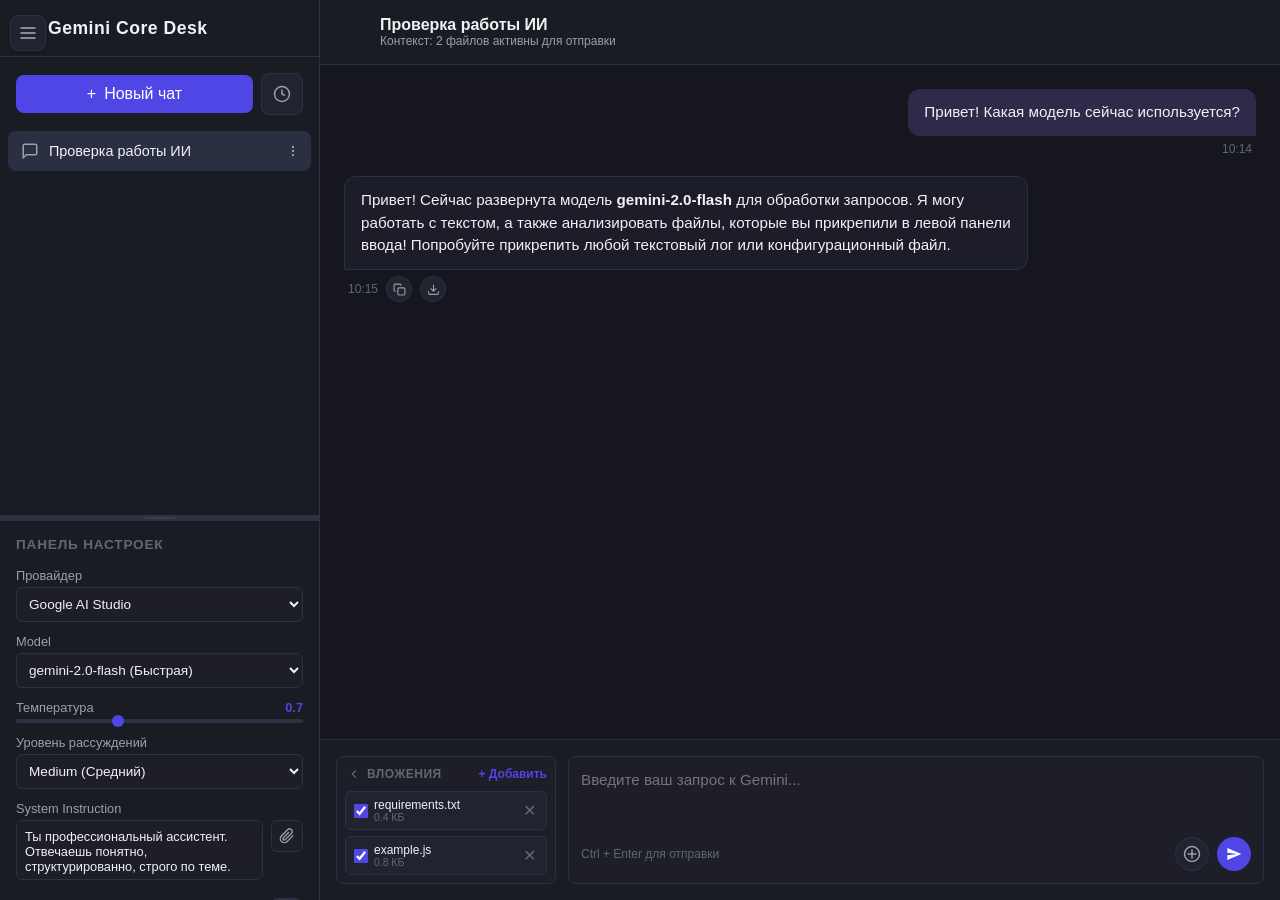
<file: index.html>
<!doctype html>
<html lang="ru">
  <head>
    <meta charset="UTF-8" />
    <meta name="viewport" content="width=device-width, initial-scale=1.0" />
    <title>AI Studio Desktop Interface</title>
    <link rel="icon" href="data:," />

    <!-- ==========================================
         ЕДИНАЯ ТОЧКА ПОДКЛЮЧЕНИЯ СТИЛЕЙ
         @import в style.css импортирует:
           - variables.css  (переменные и темы)
           - base.css       (сброс и база)
           - layout.css     (структура макета)
           - components.css (все компоненты)
         ========================================== -->
    <link rel="stylesheet" href="frontend/css/style.css" />
  </head>
  <body>
    <!-- ==========================================
         ГЛАВНЫЙ КОНТЕЙНЕР ПРИЛОЖЕНИЯ
         ========================================== -->
    <div class="app-wrapper">
      <!-- ==========================================
             КНОПКА ПЕРЕКЛЮЧЕНИЯ САЙДБАРА (бургер)
             ========================================== -->
      <button
        class="sidebar-toggle-trigger"
        id="sidebar-toggle"
        title="Скрыть/Показать панель"
      >
        <svg
          viewBox="0 0 24 24"
          width="20"
          height="20"
          fill="none"
          stroke="currentColor"
          stroke-width="2"
        >
          <line x1="3" y1="12" x2="21" y2="12"></line>
          <line x1="3" y1="6" x2="21" y2="6"></line>
          <line x1="3" y1="18" x2="21" y2="18"></line>
        </svg>
      </button>

      <!-- ==========================================
             ЛЕВЫЙ САЙДБАР
             ========================================== -->
      <aside class="sidebar" id="sidebar">
        <!-- Шапка сайдбара -->
        <div class="sidebar-header">
          <div class="app-title">
            <!-- Логотип приложения -->
            <svg class="app-logo" viewBox="0 0 24 24">
              <path
                d="M12 2c-5.52 0-10 4.48-10 10s4.48 10 10 10 10-4.48 10-10-4.48-10-10-10zm1 16.5c0-.83.67-1.5 1.5-1.5s1.5.67 1.5 1.5-.67 1.5-1.5 1.5-1.5-.67-1.5-1.5zm-3-4c0-.83.67-1.5 1.5-1.5s1.5.67 1.5 1.5-.67 1.5-1.5 1.5-1.5-.67-1.5-1.5zm-3-4c0-.83.67-1.5 1.5-1.5s1.5.67 1.5 1.5-.67 1.5-1.5 1.5-1.5-.67-1.5-1.5zM12 4c4.41 0 8 3.59 8 8s-3.59 8-8 8-8-3.59-8-8 3.59-8 8-8z"
              />
            </svg>
            <span>Gemini Core Desk</span>
          </div>
        </div>

        <!-- Ряд кнопок -->
        <div class="sidebar-buttons-row">
          <button
            class="new-chat-btn"
            id="new-chat-btn"
            title="Создать новый чат"
          >
            <span>+</span> Новый чат
          </button>
          <button
            class="temp-chat-btn"
            id="temp-chat-btn"
            title="Временный чат (не сохраняется в истории)"
          >
            <svg
              viewBox="0 0 24 24"
              width="18"
              height="18"
              fill="none"
              stroke="currentColor"
              stroke-width="2"
            >
              <circle cx="12" cy="12" r="10"></circle>
              <polyline points="12 6 12 12 16 14"></polyline>
            </svg>
          </button>
        </div>

        <!-- Список чатов (динамический) -->
        <div class="chat-list-container" id="chat-list">
          <!-- Рендерится динамически через JS -->
        </div>

        <!-- Сплиттер для изменения высоты панели настроек -->
        <div
          class="sidebar-splitter"
          id="sidebar-splitter"
          title="Перетащите для настройки высоты"
        ></div>

        <!-- Панель настроек (AI Studio Playground Style) -->
        <div class="settings-panel" id="settings-panel">
          <div class="settings-header">Панель настроек</div>

          <!-- Провайдер -->
          <div class="settings-group">
            <label class="settings-label" for="provider-select"
              >Провайдер</label
            >
            <select class="settings-select" id="provider-select">
              <option value="google" selected>Google AI Studio</option>
              <option value="openai">OpenAI API</option>
              <option value="anthropic">Anthropic Claude</option>
              <option value="ollama">Ollama (Local LLM)</option>
            </select>
          </div>

          <!-- Модель -->
          <div class="settings-group">
            <label class="settings-label" for="model-select">Model</label>
            <select class="settings-select" id="model-select">
              <!-- Заполняется динамически через JS -->
            </select>
          </div>

          <!-- Температура -->
          <div class="settings-group">
            <label class="settings-label" for="temp-range">
              Температура
              <span class="value-indicator" id="temp-val">0.7</span>
            </label>
            <input
              type="range"
              class="settings-range"
              id="temp-range"
              min="0"
              max="2"
              step="0.1"
              value="0.7"
            />
          </div>

          <!-- Уровень рассуждений -->
          <div class="settings-group">
            <label class="settings-label" for="thinking-select"
              >Уровень рассуждений</label
            >
            <select class="settings-select" id="thinking-select">
              <option value="off">Off (Без рассуждений)</option>
              <option value="low">Low (Минимальный)</option>
              <option value="medium" selected>Medium (Средний)</option>
              <option value="high">High (Максимальный)</option>
            </select>
          </div>

          <!-- System Instruction -->
          <div class="settings-group">
            <label class="settings-label" for="sys-instruction"
              >System Instruction</label
            >
            <div class="sys-instruction-row">
              <textarea
                class="settings-textarea"
                id="sys-instruction"
                placeholder="Ты профессиональный ассистент, отвечаешь чётко..."
              ></textarea>
              <button
                class="sys-file-btn"
                id="sys-file-btn"
                title="Загрузить инструкцию из файла (.txt, .md)"
              >
                <svg
                  viewBox="0 0 24 24"
                  width="16"
                  height="16"
                  fill="none"
                  stroke="currentColor"
                  stroke-width="2"
                >
                  <path
                    d="M21.44 11.05l-9.19 9.19a6 6 0 0 1-8.49-8.49l9.19-9.19a4 4 0 0 1 5.66 5.66l-9.2 9.19a2 2 0 0 1-2.83-2.83l8.49-8.48"
                  ></path>
                </svg>
              </button>
            </div>
            <!-- Скрытый input для загрузки файла системной инструкции -->
            <input
              type="file"
              id="sys-file-input"
              class="hidden"
              accept=".txt,.md"
            />
          </div>

          <!-- Переключатель светлой темы -->
          <div class="flex-row-settings">
            <span class="settings-label">Светлая тема</span>
            <label class="toggle-switch">
              <input type="checkbox" id="theme-switch" />
              <span class="slider"></span>
            </label>
          </div>
        </div>
      </aside>

      <!-- ==========================================
             ГЛАВНАЯ ОБЛАСТЬ (ЧАТ)
             ========================================== -->
      <main class="main-content">
        <!-- Верхняя панель чата -->
        <header class="chat-header-bar">
          <div class="chat-info">
            <div class="active-chat-title" id="active-chat-title">
              Новый диалог
            </div>
            <div class="active-chat-status" id="active-chat-status">
              Используется контекст вложенных файлов
            </div>
          </div>
        </header>

        <!-- Лента сообщений (динамическая) -->
        <div class="chat-container" id="chat-container">
          <!-- Рендерится динамически через JS -->
        </div>

        <!-- ==========================================
                 НИЖНЯЯ ОБЛАСТЬ ВВОДА
                 ========================================== -->
        <div class="bottom-container">
          <div class="input-bar-layout">
            <!-- Столбец прикреплённых файлов (слева от поля ввода) -->
            <div class="files-attachment-column" id="files-attachment-column">
              <div class="files-column-header">
                <div class="files-header-left">
                  <button
                    class="collapse-files-btn"
                    id="collapse-files-btn"
                    title="Свернуть панель вложений"
                  >
                    <svg
                      viewBox="0 0 24 24"
                      width="14"
                      height="14"
                      fill="none"
                      stroke="currentColor"
                      stroke-width="2"
                    >
                      <polyline points="15 18 9 12 15 6"></polyline>
                    </svg>
                  </button>
                  <span>Вложения</span>
                </div>
                <button
                  class="files-add-inline-btn"
                  id="add-file-trigger"
                  title="Прикрепить файл"
                >
                  <span>+ Добавить</span>
                </button>
              </div>

              <!-- Список прикреплённых файлов (динамический) -->
              <div class="attached-files-list" id="attached-files-list">
                <div class="file-empty-state">Нет файлов</div>
              </div>
            </div>

            <!-- Поле ввода промта -->
            <div class="prompt-box-container">
              <!-- Бейдж активного XML-шаблона (если включён) -->
              <div class="prompt-template-status" id="prompt-template-status">
                <span
                  >🧩 Шаблонизатор:
                  <strong
                    ><span id="active-template-name-badge"
                      >default_xml.xml</span
                    ></strong
                  ></span
                >
                <span
                  class="remove-template-badge"
                  id="remove-template-badge"
                  title="Отключить шаблон"
                  >✕</span
                >
              </div>

              <textarea
                class="prompt-textarea"
                id="prompt-textarea"
                placeholder="Введите ваш запрос к Gemini..."
              ></textarea>

              <div class="prompt-toolbar">
                <span class="toolbar-tip">Ctrl + Enter для отправки</span>

                <div class="toolbar-actions-right">
                  <!-- Кнопка разворачивания вложений (скрепка) -->
                  <button
                    class="expand-files-btn"
                    id="expand-files-btn"
                    title="Развернуть вложения"
                  >
                    <svg
                      viewBox="0 0 24 24"
                      width="16"
                      height="16"
                      fill="none"
                      stroke="currentColor"
                      stroke-width="2"
                    >
                      <path
                        d="M21.44 11.05l-9.19 9.19a6 6 0 0 1-8.49-8.49l9.19-9.19a4 4 0 0 1 5.66 5.66l-9.2 9.19a2 2 0 0 1-2.83-2.83l8.49-8.48"
                      ></path>
                    </svg>
                    <span class="files-badge-counter" id="files-badge-counter"
                      >0</span
                    >
                  </button>

                  <!-- Кнопка конструктора шаблонов -->
                  <button
                    class="template-btn"
                    id="template-btn"
                    title="Настроить XML/Text Конструктор шаблонов"
                  >
                    <svg
                      viewBox="0 0 24 24"
                      width="18"
                      height="18"
                      fill="none"
                      stroke="currentColor"
                      stroke-width="2"
                    >
                      <path
                        d="M12 22c5.523 0 10-4.477 10-10S17.523 2 12 2 2 6.477 2 12s4.477 10 10 10z"
                      ></path>
                      <path d="M12 6v12M6 12h12"></path>
                    </svg>
                  </button>

                  <!-- Кнопка отправки -->
                  <button
                    class="send-btn"
                    id="send-btn"
                    title="Отправить сообщение"
                  >
                    <svg viewBox="0 0 24 24">
                      <path d="M2.01 21L23 12 2.01 3 2 10l15 2-15 2z" />
                    </svg>
                  </button>
                </div>
              </div>
            </div>
          </div>
        </div>

        <!-- Скрытый input для выбора файлов -->
        <input type="file" id="real-file-input" class="hidden" multiple />
      </main>
    </div>

    <!-- ==========================================
         КОНТЕКСТНОЕ МЕНЮ ЧАТОВ
         ========================================== -->
    <div class="context-menu" id="chat-context-menu">
      <div class="context-menu-item" id="context-rename">✏️ Переименовать</div>
      <div class="context-menu-item delete" id="context-delete">🗑️ Удалить</div>
    </div>

    <!-- ==========================================
         МОДАЛЬНОЕ ОКНО РЕДАКТОРА ШАБЛОНОВ
         ========================================== -->
    <div class="modal-overlay" id="template-modal">
      <div class="modal-card">
        <div class="modal-header">
          <span class="modal-title">🧩 Редактор XML Шаблонов</span>
          <span class="modal-close" id="modal-close">&times;</span>
        </div>
        <div class="modal-desc">
          Вы можете редактировать шаблон промпта в реальном времени. Вставляйте
          теги на одной строке для компактности (например,
          <code class="modal-code-inline"
            >&lt;system&gt;{{system}}&lt;/system&gt;</code
          >). Любое изменение автоматически создаёт временный шаблон.
        </div>

        <!-- Текстовая область редактирования шаблона -->
        <textarea
          class="template-edit-area"
          id="template-textarea"
          placeholder="Введите ваш XML-шаблон промпта здесь..."
        ></textarea>

        <div class="modal-buttons-row">
          <button class="btn-primary" id="btn-load-custom-template">
            Импорт из файла
          </button>
          <button class="btn-secondary" id="btn-use-default-template">
            Дефолтный XML
          </button>
          <button class="btn-secondary btn-danger" id="btn-disable-template">
            Выключить шаблон
          </button>
        </div>

        <!-- Скрытый input для загрузки файла шаблона -->
        <input
          type="file"
          id="template-file-input"
          class="hidden"
          accept=".xml,.txt,.md,.html"
        />
      </div>
    </div>

    <!-- ==========================================
         TOAST-УВЕДОМЛЕНИЕ
         ========================================== -->
    <div class="toast-notification" id="toast-notification">
      <span id="toast-message">Текст уведомления</span>
    </div>

    <!-- ==========================================
         ПОДКЛЮЧЕНИЕ СКРИПТОВ (ES Module)
         main.js — единственная точка входа,
         импортирует все необходимые модули:
           - appState.js   (состояние)
           - domCache.js   (кеш DOM)
           - utils.js      (утилиты)
           - splitter.js   (сплиттер)
           - templateEngine.js (шаблоны)
           - renderers.js  (рендеринг)
           - eventHandlers.js (события)
         ========================================== -->
    <script type="module" src="frontend/js/main.js"></script>
  </body>
</html>
</file>
<file: frontend/css/style.css>
/* =============================================
   ТОЧКА ПОДКЛЮЧЕНИЯ СТИЛЕЙ (Main Stylesheet)
   =============================================
   Импортирует все CSS-файлы в правильном
   порядке (от общего к частному).
   ============================================= */

/* 1. Переменные и темы */
@import url('variables.css');

/* 2. Базовые сбросы и типографика */
@import url('base.css');

/* 3. Структурный макет */
@import url('layout.css');

/* 4. Все компоненты интерфейса */
@import url('components.css');
</file>
